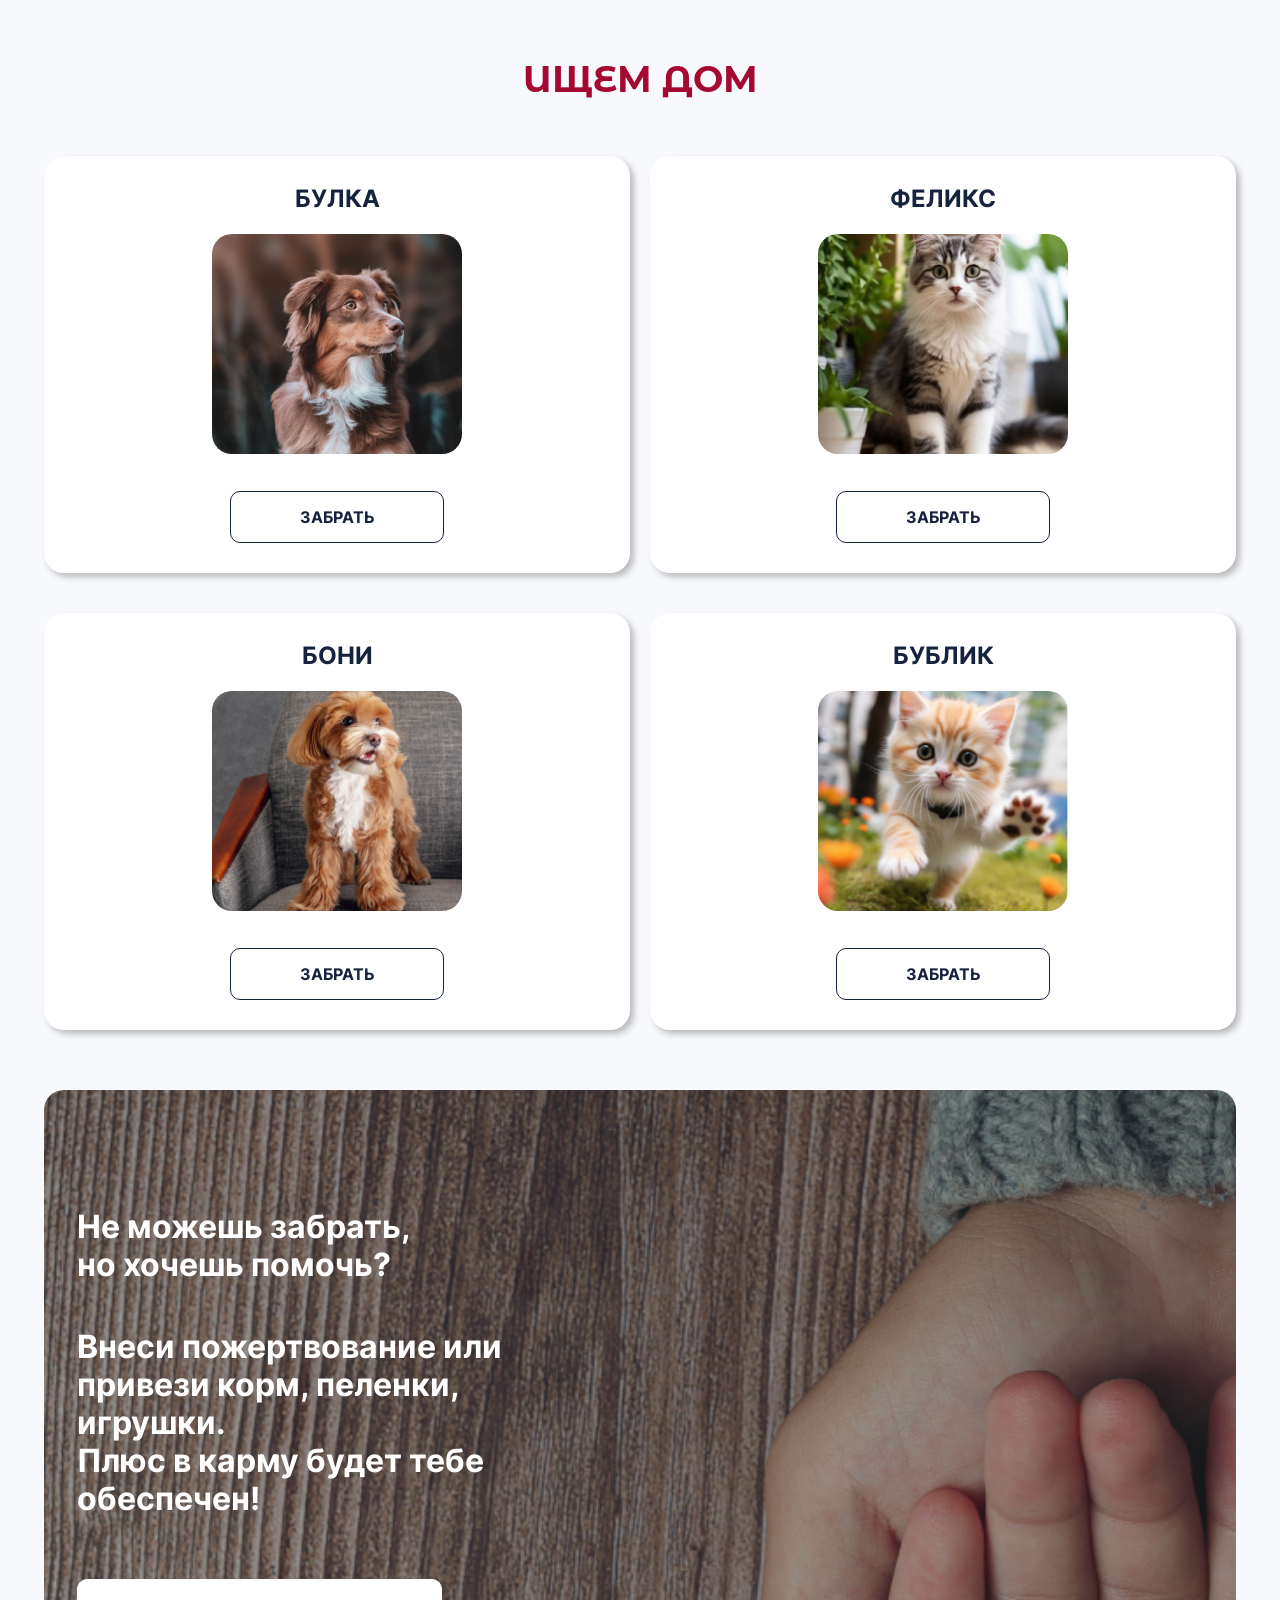
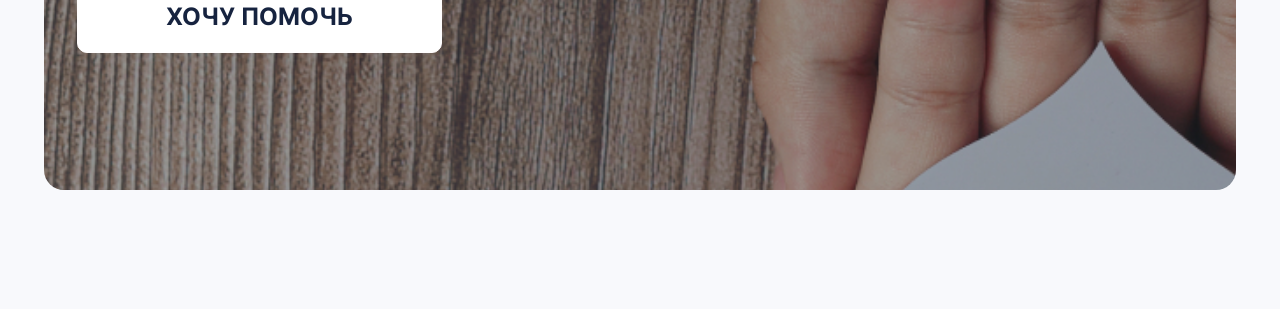
<file: lesson_7-5/index.html>
<!DOCTYPE html>
<html lang="ru">

<head>
  <meta charset="UTF-8">
  <meta name="viewport" content="width=device-width, initial-scale=1.0">
  <meta http-equiv="X-UA-Compatible" content="ie=edge">
  <link rel="stylesheet" href="css/style.css">
  <title>Главная - Ищем дом</title>
</head>

<body>
<main>
  <section class="pets">
    <div class="container">
      <h1 class="pets__title">Ищем дом</h1>
      <ul class="pets__list">
        <li class="pets__item">
          <div class="pets-card">
            <h2 class="pets-card__title">Булка</h2>
            <picture>
              <source media="(max-width: 1439px)" srcset="images/bulka-tablet.jpg 1x, images/bulka-tablet@2x.jpg 2x">
              <source media="(max-width: 767px)" srcset="images/bulka-mobile.jpg 1x, images/bulka-mobile@2x.jpg 2x">
              <img class="pets-card__img" src="images/bulka.jpg"  width="260" height="280" alt="Фото собаки по кличке Булка">
            </picture>
            
            <a class="pets-card__link" href="#">Забрать</a>
          </div>
        </li>
        <li class="pets__item">
          <div class="pets-card">
            <h2 class="pets-card__title">Феликс</h2>
            <img class="pets-card__img" src="images/felix.jpg" width="260" height="280" alt="Фото кота по кличке Феликс">
            <a class="pets-card__link" href="#">Забрать</a>
          </div>
        </li>
        <li class="pets__item">
          <div class="pets-card">
            <h2 class="pets-card__title">Бони</h2>
            <img class="pets-card__img" src="images/boni.jpg" width="260" height="280" alt="Фото собаки по кличке Бони">
            <a class="pets-card__link" href="#">Забрать</a>
          </div>
        </li>
        <li class="pets__item">
          <div class="pets-card">
            <h2 class="pets-card__title">Бублик</h2>
            <img class="pets-card__img" src="images/bublik.jpg" width="260" height="280" alt="Фото кота по кличке Бублик">
            <a class="pets-card__link" href="#">Забрать</a>
          </div>
        </li>
      </ul>
      <div class="banner">
        <h2 class="visually-hidden">Пожертвовать</h2>
        <div class="banner__text-block">
          <p class="banner__text">Не&nbsp;можешь забрать, но&nbsp;хочешь помочь?</p>
          <p class="banner__text">Внеси пожертвование или привези корм, пеленки, игрушки. <br>Плюс в&nbsp;карму будет тебе обеспечен!</p>
        </div>
        <a class="banner__link" href="#">Хочу помочь</a>
      </div>
    </div>
  </section>
</main>
</body>

</html>
</file>
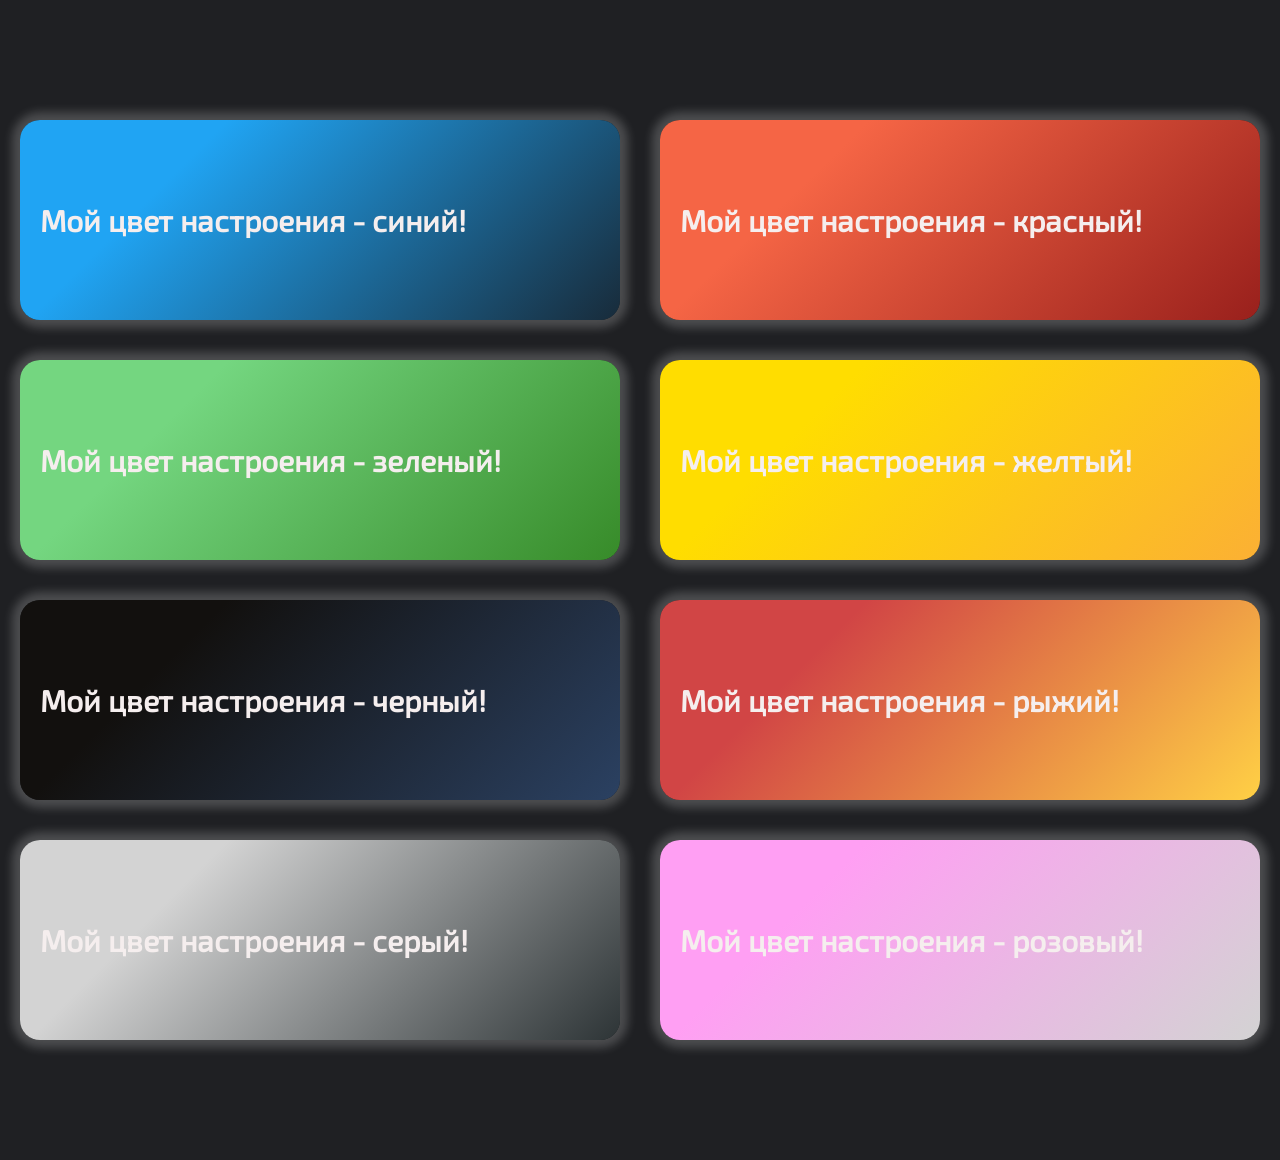
<file: lesson_7-4/part-1/index.html>
<!DOCTYPE html>
<html lang="ru">

<head>
  <meta charset="UTF-8">
  <meta name="viewport" content="width=device-width, initial-scale=1.0">
  <meta http-equiv="X-UA-Compatible" content="ie=edge">
  <link rel="stylesheet" href="css/style.css">
  <title>Главная - Мой цвет настроения</title>
</head>

<body>
<main>
  <h1 class="visually-hidden">Выбор карточки с цветом настроения</h1>
  <section class="colors">
    <div class="container">
      <ul class="colors__list">
        <li class="colors__item">
          <a class="color-card color-card--blue" href="#">
            <h2 class="color-card__title">Мой цвет настроения - синий!</h2>
          </a>
        </li>
        <li class="colors__item">
          <a class="color-card color-card--red" href="#">
            <h2 class="color-card__title">Мой цвет настроения - красный!</h2>
          </a>
        </li>
        <li class="colors__item">
          <a class="color-card color-card--green" href="#">
            <h2 class="color-card__title">Мой цвет настроения - зеленый!</h2>
          </a>
        </li>
        <li class="colors__item">
          <a class="color-card color-card--yellow" href="#">
            <h2 class="color-card__title">Мой цвет настроения - желтый!</h2>
          </a>
        </li>
        <li class="colors__item">
          <a class="color-card color-card--black" href="#">
            <h2 class="color-card__title">Мой цвет настроения - черный!</h2>
          </a>
        </li>
        <li class="colors__item">
          <a class="color-card color-card--orange" href="#">
            <h2 class="color-card__title">Мой цвет настроения - рыжий!</h2>
          </a>
        </li>
        <li class="colors__item">
          <a class="color-card color-card--gray" href="#">
            <h2 class="color-card__title">Мой цвет настроения - серый!</h2>
          </a>
        </li>
        <li class="colors__item">
          <a class="color-card color-card--pink" href="#">
            <h2 class="color-card__title">Мой цвет настроения - розовый!</h2>
          </a>
        </li>
      </ul>
    </div>
  </section>
</main>
</body>

</html>
</file>
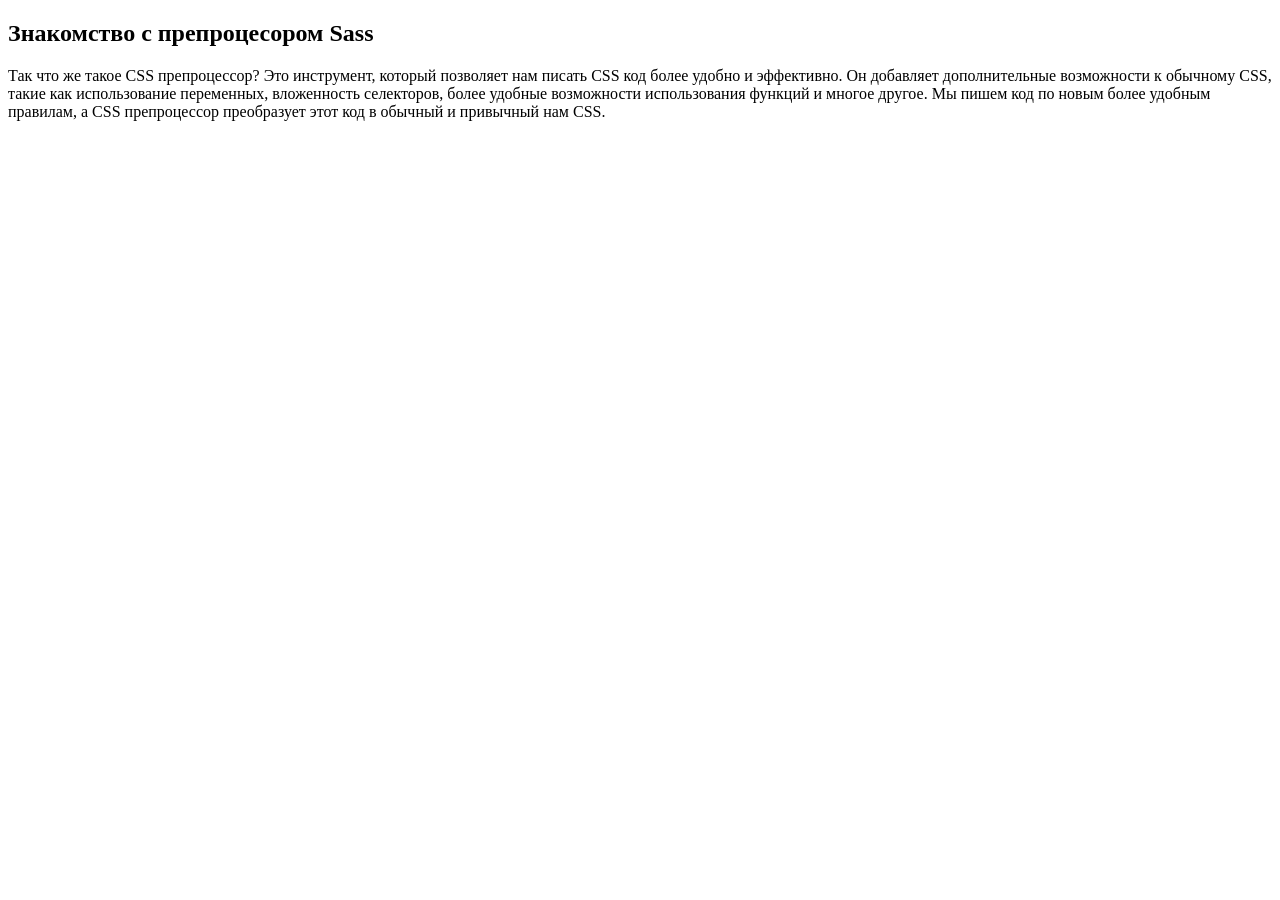
<file: SASS/part-1/index.html>
<!DOCTYPE html>
<html lang="ru">
<head>
    <meta charset="UTF-8">
    <meta name="viewport" content="width=device-width, initial-scale=1.0">
    <meta http-equiv="X-UA-Compatible" content="ie=edge">
    <title>Знакомство с препроцесором Sass</title>
</head>
<body>
    <header class="header"></header>
    <main>
        <section class="intro">
            <h2 class="intro__title">Знакомство с препроцесором Sass</h2>
            <p class="intro__text">Так что же такое CSS препроцессор? Это инструмент, который позволяет нам писать CSS код более удобно и эффективно. Он добавляет дополнительные возможности к обычному CSS, такие как использование переменных, вложенность селекторов, более удобные возможности использования функций и многое другое. Мы пишем код по новым более удобным правилам, а CSS препроцессор преобразует этот код в обычный и привычный нам CSS.</p>
        </section>
    </main>
    <footer class="footer"></footer>
</body>
</html>
</file>
<file: lesson_7-5/css/style.css>
/* Global */

@import "global/fonts.css";
@import "global/reboot.css";
@import "global/container.css";
@import "global/visually-hidden.css";

/* Blocks */

@import "blocks/pets-card.css";
@import "blocks/pets.css";
@import "blocks/banner.css";
</file>
<file: lesson_7-4/part-1/css/style.css>
/* Global */

@import "global/fonts.css";
@import "global/reboot.css";
@import "global/container.css";
@import "global/visually-hidden.css";

/* Blocks */

@import "blocks/colors.css";
@import "blocks/color-card.css";
</file>
